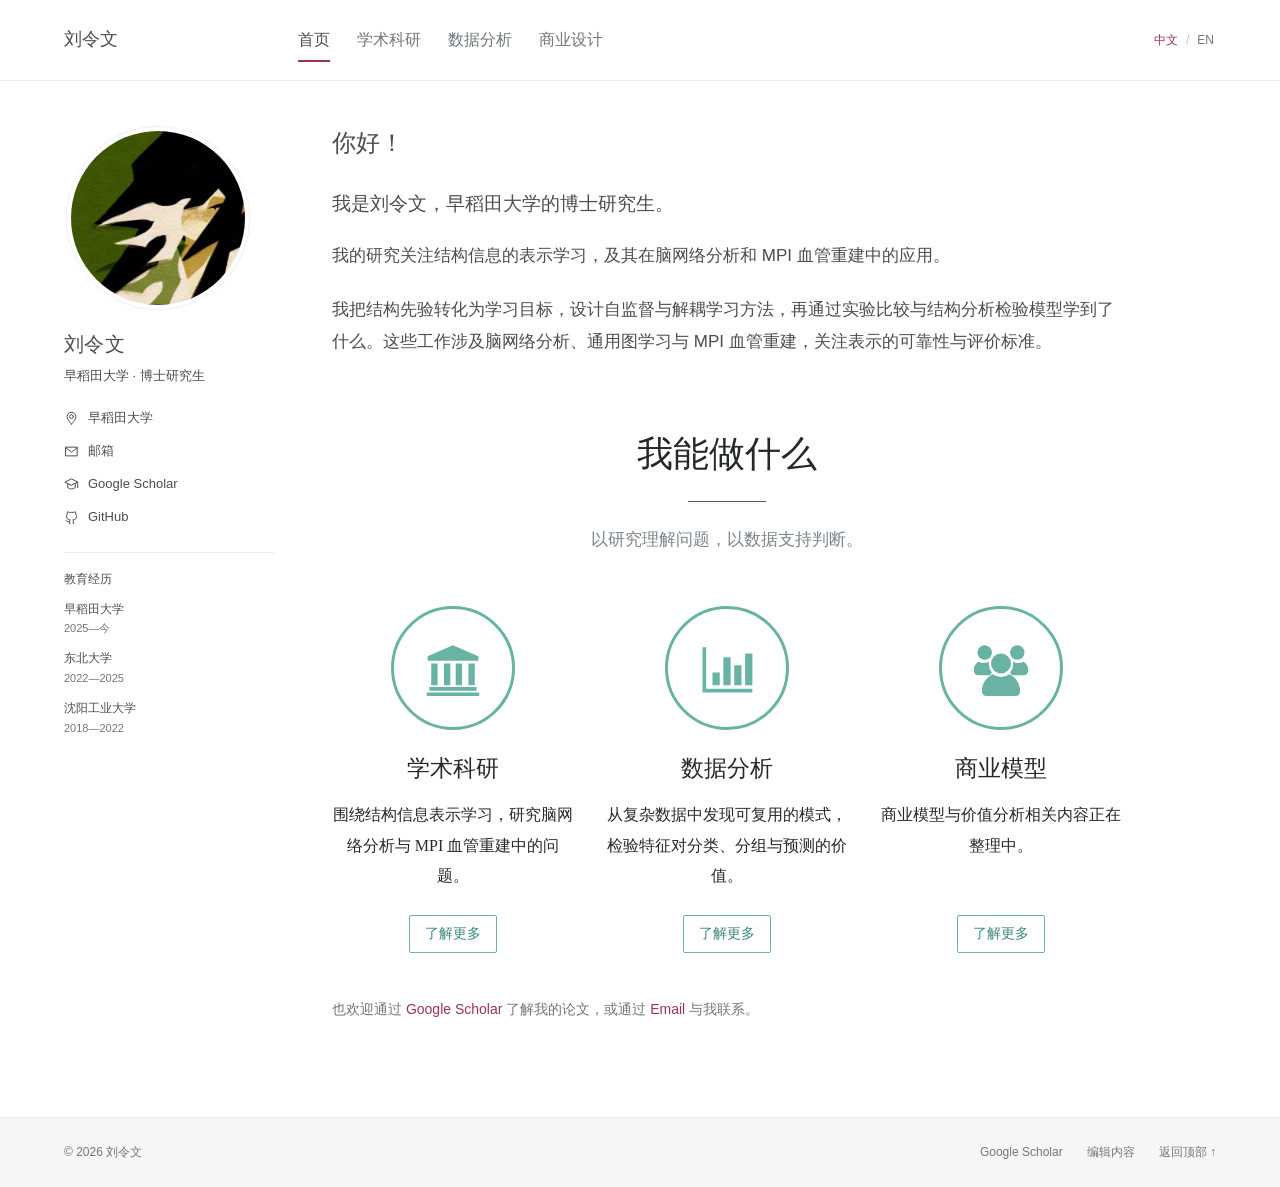
<file: index.html>
<!doctype html>
<html lang="zh-CN">
<head>
  <meta charset="utf-8">
  <meta name="viewport" content="width=device-width, initial-scale=1">
  <meta name="description" content="刘令文，早稻田大学博士研究生。结构信息表示学习、脑网络分析与 MPI 血管重建。">
  <meta name="theme-color" content="#ffffff">
  <title>刘令文 | 个人主页</title>
  <link rel="icon" href="data:image/svg+xml,%3Csvg xmlns='http://www.w3.org/2000/svg' viewBox='0 0 64 64'%3E%3Crect width='64' height='64' rx='12' fill='%239c354b'/%3E%3Ctext x='32' y='43' text-anchor='middle' fill='white' font-family='Georgia' font-size='33'%3EL%3C/text%3E%3C/svg%3E">
  <link rel="stylesheet" href="style.css?v=20261030-normal-context">
  <script defer src="content.js?v=20261030-merged-pubs"></script>
  <script defer src="site-core.js"></script>
  <script defer src="app.js?v=20261030-home-clean"></script>
</head>
<body>
  <a class="skip-link" id="skip-link" href="#main">跳转到正文</a>
  <header class="masthead">
    <div class="masthead-inner">
      <a class="site-name" id="site-name" href="#home">刘令文</a>
      <button class="menu-toggle" id="menu-toggle" type="button" aria-label="打开导航" aria-expanded="false" aria-controls="site-nav"><span></span><span></span><span></span></button>
      <nav class="site-nav" id="site-nav" aria-label="主导航">
        <a href="#home" data-page="home">首页</a>
        <a href="#research" data-page="research">学术科研</a>
        <a href="#data" data-page="data">数据分析</a>
        <a href="#business" data-page="business">商业设计</a>
      </nav>
      <div class="language-switch" role="group" aria-label="语言 / Language">
        <button type="button" data-lang="zh" aria-pressed="true">中文</button><span aria-hidden="true">/</span><button type="button" data-lang="en" aria-pressed="false">EN</button>
      </div>
    </div>
  </header>
  <div class="page-layout">
    <aside class="author-sidebar" id="author-sidebar" aria-label="个人信息">
      <a class="author-avatar" href="#home" id="portrait-link"><img id="profile-photo" src="selfphoto.jpg" alt="刘令文" width="176" height="176"></a>
      <div class="author-copy">
        <h2 class="author-name" id="profile-name">刘令文</h2>
        <p class="author-affiliation" id="profile-affiliation">早稻田大学 · 博士研究生</p>
        <ul class="author-links" id="profile-links"></ul>
      </div>
      <section class="sidebar-education" id="sidebar-education" aria-labelledby="sidebar-education-title"></section>
      <nav class="page-toc" id="page-toc" aria-label="本页目录" hidden></nav>
    </aside>
    <main id="main" class="page-content" tabindex="-1">
      <p>正在载入主页…</p>
      <noscript>请启用 JavaScript，以查看全部内容并切换语言。</noscript>
    </main>
  </div>
  <footer class="site-footer">
    <div class="footer-inner"><span id="footer-text">© 2026 刘令文</span><div class="footer-links"><a id="footer-scholar" href="https://scholar.google.com/citations?user=CKPYcu4AAAAJ&amp;hl=en&amp;oi=ao" target="_blank" rel="noopener noreferrer">Google Scholar</a><a id="edit-entry" href="edit.html">编辑内容</a><a id="back-top" href="#top">返回顶部 ↑</a></div></div>
  </footer>
  <dialog class="figure-dialog" id="figure-dialog" aria-labelledby="figure-title"><div class="figure-bar"><h2 id="figure-title"></h2><button id="figure-close" type="button" aria-label="关闭图片">×</button></div><figure><img id="figure-image" alt=""><figcaption id="figure-source"></figcaption></figure></dialog>
</body>
</html>
</file>
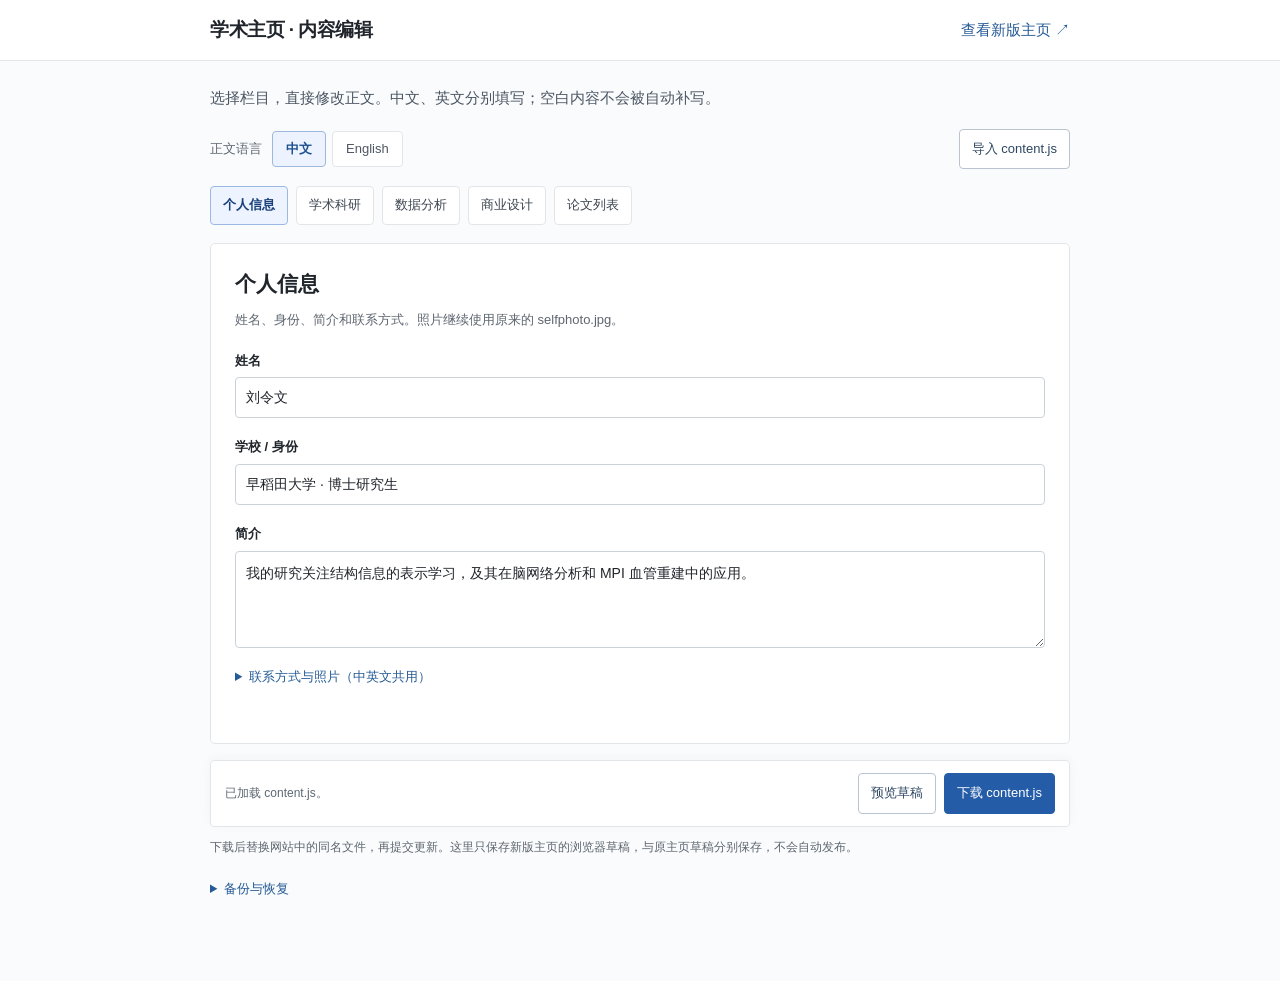
<file: edit.html>
<!doctype html>
<html lang="zh-CN">
<head>
  <meta charset="utf-8">
  <meta name="viewport" content="width=device-width, initial-scale=1">
  <meta name="robots" content="noindex, nofollow">
  <title>内容编辑 | 刘令文</title>
  <link rel="icon" href="data:,">
  <link rel="stylesheet" href="editor.css?v=20261030-academic">
  <script defer src="content.js?v=20261030-merged-pubs"></script>
  <script defer src="site-core.js?v=20261030-academic"></script>
  <script defer src="preview-template.js?v=20261030-home-clean"></script>
  <script defer src="editor.js?v=20261030-merged-pubs"></script>
</head>
<body class="editor-body">
<header class="editor-head"><div class="container">
  <h1 class="editor-brand">学术主页 · 内容编辑</h1>
  <a href="index.html" target="_blank" rel="noopener noreferrer">查看新版主页 ↗</a>
</div></header>
<main class="container editor-shell">
  <p class="editor-intro">选择栏目，直接修改正文。中文、英文分别填写；空白内容不会被自动补写。</p>
  <div class="editor-toolbar">
    <div class="editor-locale" role="group" aria-label="选择要编辑的语言">
      <span>正文语言</span>
      <button type="button" data-content-lang="zh" aria-pressed="true">中文</button>
      <button type="button" data-content-lang="en" aria-pressed="false">English</button>
    </div>
    <button type="button" class="btn" id="import-button">导入 content.js</button>
    <input type="file" id="import-file" accept=".js,.json,application/json,text/javascript" hidden>
  </div>
  <nav class="editor-switcher" aria-label="选择内容" id="editor-switcher">
    <button type="button" data-edit-tab="profile">个人信息</button>
    <button type="button" data-edit-tab="research">学术科研</button>
    <button type="button" data-edit-tab="data">数据分析</button>
    <button type="button" data-edit-tab="business">商业设计</button>
    <button type="button" data-edit-tab="publications">论文列表</button>
  </nav>
  <div class="edit-form" id="edit-form"></div>
  <div class="editor-actions">
    <span class="editor-status" id="editor-status" role="status">已加载 content.js。</span>
    <div class="editor-actions-right">
      <button type="button" class="btn" id="preview-button">预览草稿</button>
      <button type="button" class="btn btn-primary" id="download-button">下载 content.js</button>
    </div>
  </div>
  <p class="publish-note">下载后替换网站中的同名文件，再提交更新。这里只保存新版主页的浏览器草稿，与原主页草稿分别保存，不会自动发布。</p>
  <details class="editor-extra"><summary>备份与恢复</summary><div class="extra-tools">
    <button type="button" class="btn" id="reset-button">放弃草稿，重新读取文件</button>
    <button type="button" class="btn" id="notes-button">下载写作笔记</button>
  </div></details>
  <noscript>编辑器需要 JavaScript。请在浏览器中启用后重新打开。</noscript>
</main>
<dialog id="preview-dialog" aria-labelledby="preview-title">
  <div class="preview-bar"><h2 id="preview-title">草稿预览 · 尚未发布</h2><button type="button" class="btn" id="close-preview">关闭预览</button></div>
  <iframe id="preview-frame" title="当前编辑内容的主页预览"></iframe>
</dialog>
</body>
</html>
</file>
<file: style.css>
:root{--ink:#494e52;--muted:#71777c;--link:#9c354b;--rule:#ececed;--paper:#fff;--soft:#f6f6f6;--width:1200px;--sidebar:210px;--gap:58px;font-family:-apple-system,BlinkMacSystemFont,"Segoe UI","Helvetica Neue",Arial,"Noto Sans SC","PingFang SC","Microsoft YaHei",sans-serif;color:var(--ink);background:var(--paper);font-synthesis:none}
*{box-sizing:border-box}html{scroll-behavior:smooth;scroll-padding-top:100px}body{margin:0;font-size:17px;line-height:1.75;min-height:100vh;display:flex;flex-direction:column}button,input,textarea,select{font:inherit}button,a{-webkit-tap-highlight-color:transparent}a{color:var(--link);text-decoration:none;text-underline-offset:4px}a:hover{text-decoration:underline}button{cursor:pointer}button:disabled{cursor:default}a:focus-visible,button:focus-visible,summary:focus-visible{outline:2px solid var(--link);outline-offset:5px;border-radius:2px}[hidden]{display:none!important}img{max-width:100%}h1,h2,h3,h4,p,figure{margin:0}h1,h2,h3,h4{line-height:1.4;overflow-wrap:anywhere}p{margin-bottom:1.1em}ul,ol{padding-left:1.3em}strong{font-weight:650}.skip-link{position:fixed;z-index:20;top:-100px;left:16px;background:white;padding:8px 18px;border:1px solid var(--link)}.skip-link:focus{top:12px}
.masthead{border-bottom:1px solid var(--rule);background:rgba(255,255,255,.98);position:sticky;top:0;z-index:10}.masthead-inner{max-width:var(--width);margin:auto;min-height:80px;display:flex;align-items:center;gap:24px;padding:0 24px}.site-name{flex:0 0 var(--sidebar);color:var(--ink);font-size:18px;font-weight:700;white-space:nowrap}.site-nav{display:flex;align-items:stretch;gap:27px;min-height:80px}.site-nav a{color:var(--muted);font-size:16px;display:flex;align-items:center;position:relative;white-space:nowrap}.site-nav a:hover{text-decoration:none;color:var(--ink)}.site-nav a[aria-current=page]{color:var(--ink);font-weight:600}.site-nav a[aria-current=page]:after{content:"";position:absolute;bottom:18px;left:0;right:0;height:2px;background:var(--link)}.language-switch{margin-left:auto;display:flex;align-items:center;gap:6px;font-size:12px;white-space:nowrap;color:#c0c0c0}.language-switch button{border:0;background:none;padding:6px 2px;font-size:12px;color:var(--muted)}.language-switch button[aria-pressed=true]{color:var(--link);font-weight:700}.menu-toggle{display:none}
.page-layout{width:100%;max-width:var(--width);padding:45px 24px 80px;margin:0 auto;display:grid;grid-template-columns:var(--sidebar) minmax(0,1fr);gap:var(--gap);flex:1;align-items:start}.author-sidebar{position:sticky;top:124px;font-size:13px;line-height:1.6;max-height:calc(100vh - 150px);overflow:auto;scrollbar-width:thin}.author-avatar{display:block;width:184px;height:184px;border:1px solid #f0f0f0;border-radius:50%;padding:4px;margin:0 0 20px 2px}.author-avatar img{width:174px;height:174px;object-fit:cover;object-position:center 39%;border-radius:50%;display:block}.author-name{font-size:20px;margin-bottom:7px;letter-spacing:.015em}.author-affiliation{font-size:13px;max-width:190px;line-height:1.65;margin-bottom:22px}.author-links{list-style:none;padding:0;margin:0;display:flex;flex-direction:column;gap:12px}.author-links li{display:flex;align-items:flex-start;gap:9px}.author-links a,.author-links span{color:var(--ink)}.author-links a:hover{color:var(--link)}.icon{display:block;flex:0 0 15px;width:15px;height:15px;margin-top:3px;fill:none;stroke:currentColor;stroke-width:1.6;stroke-linecap:round;stroke-linejoin:round}.page-toc{border-top:1px solid var(--rule);margin-top:30px;padding-top:18px}.toc-heading{font-size:11px;font-weight:600;letter-spacing:.09em;color:var(--muted);margin-bottom:8px}.page-toc a{display:block;font-size:12px;color:var(--muted);padding:4px 0}.page-toc a:hover{color:var(--link)}
.page-content{min-width:0;max-width:790px;outline:none}.page-content p{overflow-wrap:anywhere}.greeting{font-size:24px;font-weight:650;margin:0 0 26px;letter-spacing:.01em}.home-intro{font-size:17px;line-height:1.9}.home-intro p{margin-bottom:22px}.home-intro .intro-lead{font-size:19px;line-height:1.9;margin-bottom:18px}.home-section{margin-top:38px}.section-heading{font-size:24px;font-weight:700;margin-bottom:17px;padding-bottom:10px;border-bottom:1px solid var(--rule)}.section-heading-row{display:flex;align-items:baseline;justify-content:space-between;gap:20px;border-bottom:1px solid var(--rule);padding-bottom:10px;margin-bottom:22px}.section-heading-row .section-heading{border:0;padding:0;margin:0}.small-link{font-size:12px;white-space:nowrap}.research-topics{list-style:none;padding:0;margin:0}.research-topics li{margin:10px 0;font-size:15px;line-height:1.85}.research-topics a{font-weight:600}.topic-description{color:var(--ink)}.featured-grid{display:grid;grid-template-columns:repeat(3,minmax(0,1fr));gap:22px}.featured-work{display:block;color:var(--ink);font-size:13px}.featured-work:hover{text-decoration:none}.featured-visual{height:130px;border:1px solid var(--rule);display:flex;align-items:center;justify-content:center;background:#fff;margin-bottom:11px;overflow:hidden}.featured-visual img{display:block;width:100%;height:100%;object-fit:contain;padding:7px;transition:transform .18s ease}.featured-work:hover .featured-visual img{transform:scale(1.025)}.featured-work h3{font-size:14px;line-height:1.65;font-weight:650}.featured-work:hover h3{color:var(--link)}.featured-work p{font-size:12px;line-height:1.6;color:var(--muted);margin:5px 0 0}.home-footnote{font-size:14px;margin-top:34px;color:var(--muted)}
.page-title{font-size:29px;font-weight:700;letter-spacing:-.015em;margin:0 0 26px;border-bottom:1px solid var(--rule);padding-bottom:15px}.page-deck{font-size:16px;line-height:1.85;margin-bottom:30px}.concept{font-size:21px;font-weight:650;margin-bottom:10px}.concept-statement{color:var(--muted);font-size:16px}.strength-list{font-size:14px;padding-left:19px;margin:18px 0 34px}.strength-list li{padding:3px 0}.institution{margin-top:40px}.institution-head{display:flex;align-items:baseline;gap:16px;border-bottom:1px solid var(--rule);padding-bottom:11px;margin-bottom:20px}.institution-head h2{font-size:21px}.institution-period{font-size:13px;color:var(--muted);margin-left:auto;white-space:nowrap}.research-group{margin-bottom:32px}.group-title{font-size:17px;margin:25px 0 12px}.group-description{font-size:14px;line-height:1.85;color:var(--muted)}.project-entry{padding:23px 0;border-bottom:1px solid var(--rule);display:grid;grid-template-columns:minmax(0,1fr) 205px;gap:10px 25px;scroll-margin-top:104px}.project-title{font-size:18px;font-weight:650;line-height:1.65;margin-bottom:6px}.project-citation{font-size:12px;margin-left:6px;vertical-align:super}.project-meta{font-size:12px;margin-bottom:10px;line-height:1.7;color:var(--muted)}.project-brief{font-size:15px;line-height:1.85;margin-bottom:9px}.project-result{font-size:13px;line-height:1.85;color:var(--muted);margin-bottom:0}.model-thumb{align-self:start;border:1px solid var(--rule);background:#fff;padding:8px;position:relative;line-height:0;border-radius:2px;margin-top:5px}.model-thumb img{width:100%;height:135px;object-fit:contain}.model-thumb:hover{border-color:#c6b3b8}.enlarge-mark{position:absolute;right:5px;bottom:3px;background:#fff;color:var(--muted);font-size:14px;line-height:1;padding:3px}.entry-details{grid-column:1/-1;font-size:14px}.entry-details summary{cursor:pointer;color:var(--link);font-size:13px;width:fit-content;padding:4px 0}.entry-details[open] summary{margin-bottom:10px}.full-project-text{line-height:1.95;max-width:720px}.full-project-text p:last-child{margin:0}.project-contribution{grid-column:1/-1;border-left:2px solid #e3d5d8;padding-left:15px;font-size:14px}.project-contribution h4{font-size:13px;margin-bottom:8px}.project-entry.without-image{grid-template-columns:1fr}.research-footer{font-size:14px;margin-top:28px}.publication-intro{font-size:14px;color:var(--muted);margin-top:-8px;margin-bottom:30px}.publication-year{font-size:21px;margin:30px 0 12px}.publication-list{list-style:none;padding:0;margin:0}.publication-item{padding:12px 0 23px;border-bottom:1px solid var(--rule);margin-bottom:10px}.publication-title{font-size:17px;font-weight:600;line-height:1.6;display:block;margin-bottom:6px}.publication-authors{font-size:14px;margin-bottom:5px;line-height:1.7}.publication-venue{font-size:13px;color:var(--muted);margin:0;line-height:1.8}.publication-number{font-size:12px;color:var(--muted);font-weight:400;white-space:nowrap;margin-right:5px}
.source-document{font-size:15px;line-height:2}.source-paragraph{margin:0 0 15px;white-space:pre-wrap;overflow-wrap:anywhere}.source-paragraph:empty{height:8px;margin-bottom:0}.source-paragraph.source-title{font-size:23px;font-weight:650;line-height:1.5;margin-bottom:22px}.source-paragraph.source-section{font-size:19px;font-weight:650;border-bottom:1px solid var(--rule);margin-top:25px;padding-bottom:9px}.source-paragraph.source-subheading{font-size:16px;font-weight:650;margin:24px 0 12px}.source-paragraph.source-reference{font-size:12px;color:var(--muted);line-height:1.8;margin-bottom:12px}.source-paragraph.source-note{font-size:13px;color:var(--muted);margin-bottom:7px}.source-project{padding:12px 0;border-bottom:1px solid var(--rule);margin-bottom:14px}.education-list{margin-top:15px}.education-entry{display:grid;grid-template-columns:135px 1fr;gap:25px;padding:25px 0;border-bottom:1px solid var(--rule)}.education-date{color:var(--muted);font-size:14px}.education-entry h2{font-size:20px;margin-bottom:9px}.education-entry p{font-size:15px;margin:0 0 6px}.education-focus{color:var(--muted)}.contact-section{margin-top:45px}.contact-section p{font-size:15px}.empty-state{color:var(--muted);font-size:16px;margin:26px 0}.site-footer{background:var(--soft);border-top:1px solid var(--rule);font-size:12px;color:var(--muted)}.footer-inner{max-width:var(--width);padding:24px;margin:0 auto;display:flex;justify-content:space-between;gap:20px;align-items:center}.footer-links{display:flex;gap:24px}.footer-links a{color:var(--muted)}
.figure-dialog{border:1px solid #ddd;border-radius:4px;max-width:1000px;width:92vw;padding:22px;color:var(--ink);max-height:90vh}.figure-dialog::backdrop{background:rgba(26,29,32,.68)}.figure-bar{display:flex;align-items:center;justify-content:space-between;gap:25px;margin-bottom:15px}.figure-bar h2{font-size:17px}.figure-bar button{border:0;background:none;color:var(--ink);font-size:28px;line-height:1;padding:2px 8px}.figure-dialog figure{margin:0}.figure-dialog img{max-height:67vh;object-fit:contain;display:block;margin:auto}.figure-dialog figcaption{font-size:12px;color:var(--muted);margin-top:16px;overflow-wrap:anywhere}
@media(min-width:1400px){:root{--width:1250px;--gap:65px}.masthead-inner{gap:31px}.site-nav{gap:31px}}
@media(max-width:1100px){:root{--sidebar:185px;--gap:34px}.masthead-inner{gap:16px}.site-nav{gap:17px}.site-nav a{font-size:14px}.site-name{font-size:17px}.project-entry{grid-template-columns:minmax(0,1fr) 170px}.model-thumb img{height:115px}.featured-visual{height:110px}}
@media(max-width:860px){:root{--sidebar:165px;--gap:26px}.masthead-inner{gap:15px;min-height:68px;flex-wrap:wrap}.site-name{flex:1}.language-switch{margin:0;order:2}.menu-toggle{display:flex;flex-direction:column;gap:4px;order:3;border:0;background:none;padding:10px}.menu-toggle span{width:20px;height:2px;background:var(--ink)}.site-nav{display:none;order:4;width:100%;min-height:0;gap:0;padding-bottom:14px;flex-wrap:wrap}.site-nav.is-open{display:flex}.site-nav a{padding:9px 18px 9px 0;min-height:40px}.site-nav a[aria-current=page]:after{bottom:4px;right:18px}.page-layout{padding-top:33px}.author-sidebar{top:99px}.author-avatar{width:150px;height:150px;margin-left:0}.author-avatar img{width:140px;height:140px}.author-name{font-size:18px}.author-affiliation{font-size:12px}.author-links{font-size:12px}.project-entry{grid-template-columns:1fr}.model-thumb{grid-row:2;width:225px}.model-thumb img{height:130px}.featured-grid{gap:14px}.featured-visual{height:95px}.home-intro{font-size:16px}.home-intro .intro-lead{font-size:17px}.section-heading{font-size:22px}}
@media(max-width:640px){html{scroll-padding-top:85px}.masthead-inner{padding:0 21px}.site-name{font-size:17px}.page-layout{display:block;padding:28px 22px 50px}.author-sidebar{position:static;display:flex;gap:19px;max-height:none;overflow:visible;margin-bottom:36px;padding-bottom:25px;border-bottom:1px solid var(--rule)}.author-avatar{flex:0 0 104px;width:104px;height:104px;margin:0;padding:3px}.author-avatar img{width:96px;height:96px}.author-name{font-size:19px;margin:0 0 4px}.author-affiliation{font-size:12px;max-width:240px;margin-bottom:10px}.author-links{gap:7px;flex-direction:row;flex-wrap:wrap;column-gap:13px;font-size:11px}.author-links li{gap:4px}.author-links .location-item{display:none}.author-links .icon{width:12px;height:12px;flex-basis:12px;margin-top:3px}.page-toc{display:none}.greeting{font-size:23px;margin-bottom:20px}.home-intro{font-size:15px}.home-intro .intro-lead{font-size:17px;line-height:1.9}.home-intro p{margin-bottom:19px}.home-section{margin-top:30px}.section-heading{font-size:21px}.section-heading-row{gap:12px}.research-topics li{font-size:14px;margin:12px 0}.featured-grid{grid-template-columns:1fr;gap:20px}.featured-work{display:grid;grid-template-columns:118px 1fr;gap:0 15px}.featured-visual{grid-row:1/3;margin:0;height:90px}.featured-work h3{font-size:14px;align-self:end}.featured-work p{font-size:12px}.home-footnote{font-size:13px}.page-title{font-size:26px;margin-bottom:22px}.concept{font-size:20px}.page-deck{font-size:15px}.institution-head h2{font-size:19px}.institution-period{font-size:12px}.project-title{font-size:17px}.project-entry{padding:22px 0}.model-thumb{width:100%;max-width:340px}.model-thumb img{height:160px}.publication-title{font-size:16px}.publication-authors{font-size:13px}.education-entry{grid-template-columns:1fr;gap:7px;padding:22px 0}.education-entry h2{font-size:19px}.footer-inner{padding:21px 22px;align-items:flex-start;flex-direction:column;gap:10px}.footer-links{gap:22px}.source-document{font-size:14px}.figure-dialog{padding:15px}.figure-bar h2{font-size:15px}}
@media(prefers-reduced-motion:reduce){html{scroll-behavior:auto}*{transition:none!important}}
@media print{.masthead,.site-footer,.page-toc,.entry-details summary,.menu-toggle,.language-switch{display:none!important}.page-layout{display:block;max-width:none;padding:0}.author-sidebar{position:static;max-height:none;border-bottom:1px solid #ddd;margin-bottom:24px;padding-bottom:16px;display:flex;gap:25px}.author-avatar{width:90px;height:90px}.author-avatar img{width:80px;height:80px}.author-affiliation{margin-bottom:8px}.author-links{flex-direction:row}.page-content{max-width:none}.project-entry,.publication-item,.education-entry{break-inside:avoid}a{color:inherit}.entry-details:not([open]){display:none}}

/* Three open columns, inspired by the supplied “How I can help” reference. */
.home-services{--service-color:#68b3a3;text-align:center;margin:62px 0 44px;padding-top:10px;color:#25292c}
.services-title{font-family:Georgia,"Noto Serif SC","Songti SC",serif;font-size:36px;font-weight:700;line-height:1.3;margin:0}
.services-title:after{content:"";display:block;width:78px;height:1px;background:#555b5e;margin:24px auto 23px}
.services-intro{font-family:Georgia,"Noto Serif SC","Songti SC",serif;font-size:17px;font-style:italic;line-height:1.8;color:#7c858b;max-width:570px;margin:0 auto 50px}
.services-grid{display:grid;grid-template-columns:repeat(3,minmax(0,1fr));gap:32px}
.service-item{display:flex;flex-direction:column;align-items:center;min-width:0}
.service-icon{width:124px;height:124px;border:3px solid var(--service-color);border-radius:50%;display:flex;align-items:center;justify-content:center;margin-bottom:22px}
.service-icon img{display:block;width:58px;height:58px}
.service-title{font-size:23px;line-height:1.4;font-weight:750;margin:0 0 16px}
.service-description{font-family:Georgia,"Noto Serif SC","Songti SC",serif;font-size:16px;line-height:1.9;margin:0 0 24px;overflow-wrap:normal}
.service-link{display:inline-block;border:1.5px solid var(--service-color);border-radius:2px;padding:6px 15px;color:#3d8879;font-size:14px;line-height:1.7;margin-top:auto;transition:background .15s,color .15s}
.service-link:hover{background:var(--service-color);color:#fff;text-decoration:none}
@media(max-width:1100px) and (min-width:861px){.services-grid{gap:22px}.service-title{font-size:21px}.service-description{font-size:15px}}
@media(max-width:860px) and (min-width:641px){.services-grid{gap:18px}.service-icon{width:100px;height:100px}.service-icon img{width:48px;height:48px}.service-title{font-size:19px}.service-description{font-size:14px}.service-link{padding:5px 11px;font-size:13px}}
@media(max-width:640px){.home-services{margin-top:44px}.services-title{font-size:30px}.services-title:after{margin:19px auto}.services-intro{font-size:16px;margin-bottom:34px}.services-grid{grid-template-columns:1fr;gap:42px}.service-icon{width:112px;height:112px;margin-bottom:18px}.service-icon img{width:54px;height:54px}.service-title{font-size:23px;margin-bottom:12px}.service-description{max-width:310px;font-size:16px;margin-bottom:19px}.service-link{font-size:15px;padding:7px 18px}}

/* Equal-weight project entries with the reference's slim blue accent. */
.project-entry,.source-project,.publication-item{position:relative;border:0;border-radius:0;background:transparent;padding:3px 0 8px 25px;margin:0 0 34px}
.project-entry::before,.source-project::before,.publication-item::before{content:"";position:absolute;left:0;top:0;bottom:3px;width:3px;border-radius:2px;background:linear-gradient(to bottom,#9fcaff 0%,#c9e1ff 64%,#edf5ff 100%);pointer-events:none}
.project-entry:last-child,.source-project:last-child,.publication-item:last-child{margin-bottom:0}
.project-entry .model-thumb{margin-top:0}
.publication-item{padding-top:1px;padding-bottom:6px}
.publication-list{margin-top:25px}
.source-project{line-height:1.95}

/* Education belongs to the profile rather than a separate page. */
.author-sidebar{max-height:none;overflow:visible}
.sidebar-education{border-top:1px solid var(--rule);margin-top:24px;padding-top:17px}
.sidebar-heading{font-size:12px;font-weight:650;line-height:1.5;color:var(--ink);margin:0 0 12px}
.sidebar-education-list{list-style:none;padding:0;margin:0}
.sidebar-education-list li{margin:0 0 12px;line-height:1.55}
.sidebar-education-list li:last-child{margin-bottom:0}
.education-school{display:block;font-size:12px;font-weight:500;overflow-wrap:anywhere}
.education-period{display:block;font-size:11px;color:var(--muted);margin-top:2px}
.sidebar-education+.page-toc{margin-top:23px;padding-top:16px}
@media screen and (min-width:641px) and (max-height:850px){.author-sidebar{position:static}}
@media(max-width:640px){
  .author-sidebar{display:grid;grid-template-columns:104px minmax(0,1fr);align-items:start;gap:19px;position:static;max-height:none;overflow:visible}
  .author-copy{min-width:0}
  .sidebar-education{grid-column:1/-1;margin-top:0;padding-top:15px;width:100%}
  .sidebar-heading{font-size:12px;margin-bottom:9px}
  .sidebar-education-list li{display:grid;grid-template-columns:minmax(0,1fr) auto;align-items:baseline;gap:12px;margin:0 0 8px}
  .education-school{font-size:12px}
  .education-period{font-size:11px;margin-top:0;white-space:nowrap}
  .project-entry,.source-project,.publication-item{padding:2px 0 7px 17px;margin-bottom:29px}
  .project-entry::before,.source-project::before,.publication-item::before{width:3px}
}
@media print{
  .author-sidebar{display:grid;grid-template-columns:90px 1fr;position:static}
  .sidebar-education{grid-column:1/-1}
  .project-entry,.source-project,.publication-item{break-inside:avoid}
  .project-entry::before,.source-project::before,.publication-item::before{print-color-adjust:exact;-webkit-print-color-adjust:exact}
}


.research-publications{margin-top:56px;scroll-margin-top:100px}
.research-publications>.section-heading{font-size:25px;margin-bottom:22px}
.research-publications>.publication-intro{margin:0 0 24px}
@media(max-width:640px){.research-publications{margin-top:42px;scroll-margin-top:85px}.research-publications>.section-heading{font-size:22px}}
</file>
<file: editor.css>
/* Minimal personal homepage — edit content in edit.html, not here. */
:root {
  --text: #20262e;
  --subtext: #606872;
  --link: #2358a8;
  --line: #e3e7eb;
  --soft: #f5f7f9;
  --width: 830px;
}
* { box-sizing: border-box; }
html { scroll-behavior: smooth; }
body { margin: 0; color: var(--text); background: white; font-family: -apple-system, BlinkMacSystemFont, "Segoe UI", "Noto Sans", Arial, sans-serif; font-size: 15px; line-height: 1.6; }
a { color: var(--link); text-decoration: none; }
a:hover { text-decoration: underline; }
a:focus-visible, button:focus-visible, input:focus-visible, textarea:focus-visible { outline: 2px solid var(--link); outline-offset: 3px; }
button, input, textarea { font: inherit; }
.container { width: min(calc(100% - 44px), var(--width)); margin: 0 auto; }
.skip-link { position: absolute; top: -100px; left: 20px; padding: 7px; background: white; z-index: 10; }
.skip-link:focus { top: 10px; }
.site-header { border-bottom: 1px solid var(--line); }
.header-inner { display: flex; flex-wrap: wrap; align-items: center; justify-content: space-between; gap: 10px 25px; padding: 14px 0; }
.site-name { font-size: 15px; font-weight: 700; letter-spacing: .1px; color: var(--text); }
.site-links, .profile-links { display: flex; flex-wrap: wrap; gap: 8px 18px; }
.site-links { font-size: 13px; }
.intro { display: grid; grid-template-columns: 104px 1fr; gap: 24px; align-items: start; padding: 40px 0 35px; border-bottom: 1px solid var(--line); }
.portrait { width: 104px; height: 104px; border: 1px solid var(--line); border-radius: 5px; overflow: hidden; display: flex; align-items: center; justify-content: center; background: #f1f3f5; color: #8c949e; font-size: 26px; font-weight: 600; }
.portrait img { width: 100%; height: 100%; object-fit: cover; }
h1 { font-size: 29px; margin: -4px 0 0; letter-spacing: -.5px; line-height: 1.35; }
.affiliation { color: var(--subtext); margin: 5px 0 10px; }
.bio { margin: 8px 0 9px; max-width: 650px; white-space: pre-line; }
.profile-links { margin: 12px 0 0; font-size: 13px; }
.focus { padding: 28px 0 54px; }
.section-heading { font-size: 19px; margin: 0 0 13px; font-weight: 700; }
.tabs { display: flex; gap: 0; overflow-x: auto; border-bottom: 1px solid var(--line); scrollbar-width: thin; }
.tab { flex-shrink: 0; padding: 10px 20px 11px; color: #626b76; font-weight: 500; font-size: 14px; border-bottom: 2px solid transparent; margin-bottom: -1px; white-space: nowrap; }
.tab:first-child { padding-left: 1px; margin-right: 20px; }
.tab + .tab { margin-right: 20px; }
.tab:hover { color: var(--text); text-decoration: none; }
.tab[aria-selected="true"] { color: var(--text); font-weight: 650; border-bottom-color: var(--link); }
.tab-panel { padding-top: 21px; }
.track-title { font-size: 22px; font-weight: 700; margin: 0 0 5px; line-height: 1.3; }
.track-description { margin: 0 0 16px; color: var(--subtext); }
.concept { margin: 0 0 17px; }
.concept-label { font-size: 12px; color: var(--subtext); margin-right: 6px; }
.concept-value { font-size: 14px; font-weight: 650; }
.method { padding: 13px 0 18px; border-top: 1px solid var(--line); border-bottom: 1px solid var(--line); }
.small-title { font-weight: 700; font-size: 14px; margin: 0 0 8px; }
.method-line { margin: 0; font-size: 14px; color: #414a54; }
.method-step { display: inline; }
.method-arrow { color: #8d96a0; padding: 0 9px; }
.work { padding-top: 22px; }
.item-list { margin: 0; padding: 0; list-style: none; }
.work-item { padding: 14px 0 15px; border-bottom: 1px solid var(--line); }
.work-item:first-child { padding-top: 5px; }
.item-title-row { display: flex; align-items: baseline; justify-content: space-between; flex-wrap: wrap; gap: 2px 12px; }
.item-title { font-size: 15px; margin: 0; font-weight: 650; line-height: 1.48; }
.item-year { font-size: 12px; color: var(--subtext); white-space: nowrap; }
.item-context { font-size: 12px; color: var(--subtext); margin: 2px 0 5px; }
.item-summary { margin: 5px 0 2px; font-size: 14px; }
.item-tools { font-size: 12.5px; margin: 4px 0 0; }
.item-link { font-size: 13px; display: inline-block; margin-top: 5px; }
.more { font-size: 13px; margin-top: 13px; padding: 3px 0; border: 0; color: var(--link); background: none; cursor: pointer; }
.more:hover { text-decoration: underline; }
details { margin-top: 10px; }
summary { cursor: pointer; color: var(--link); font-size: 13px; }
summary:hover { text-decoration: underline; }
.notes-text { white-space: pre-line; font-size: 13px; color: #434a55; padding: 6px 0 2px; line-height: 1.6; }
.papers { margin-top: 26px; }
.papers-intro { color: var(--subtext); font-size: 13px; margin: 0 0 10px; }
.pub-item { padding: 12px 0; border-bottom: 1px solid var(--line); }
.pub-title { font-size: 14px; font-weight: 650; margin: 0 0 2px; }
.pub-meta { font-size: 12px; color: var(--subtext); margin: 0; }
.pub-link { font-size: 12px; display: inline-block; margin-top: 4px; }
.empty-state { font-size: 14px; color: var(--subtext); padding: 8px 0; }
.footer { border-top: 1px solid var(--line); color: #747d87; display: flex; flex-wrap: wrap; justify-content: space-between; gap: 10px; padding-top: 16px; padding-bottom: 36px; font-size: 12px; }
.loading-note { padding: 24px 0; font-size: 13px; color: var(--subtext); }
/* Editing interface: a utilitarian writing form, intentionally separate from the public site */
.editor-body { background: #fafbfc; }
.editor-head { background: white; border-bottom: 1px solid var(--line); }
.editor-head .container { padding: 17px 0; display: flex; align-items: center; justify-content: space-between; gap: 14px; flex-wrap: wrap; }
.editor-brand { font-weight: 700; font-size: 19px; margin: 0; }
.editor-intro { max-width: 700px; margin: 24px 0 16px; color: #4b5663; }
.editor-shell { padding-bottom: 60px; }
.editor-switcher { display: flex; flex-wrap: wrap; gap: 8px; margin-bottom: 18px; }
.editor-switcher button { background: white; border: 1px solid var(--line); padding: 7px 12px; border-radius: 4px; cursor: pointer; font-size: 13px; color: #3d4651; }
.editor-switcher button[aria-pressed="true"] { background: #eef4ff; border-color: #9bb8e5; color: #173f79; font-weight: 650; }
.edit-form { border: 1px solid var(--line); background: white; border-radius: 5px; padding: 22px 24px; }
.edit-form h2 { margin: 0 0 6px; font-size: 21px; }
.form-help { font-size: 13px; color: var(--subtext); margin: 0 0 22px; }
.field { margin: 0 0 18px; }
.field label { display: block; font-weight: 600; font-size: 13px; margin-bottom: 5px; }
.field input, .field textarea { width: 100%; display: block; color: var(--text); border: 1px solid #cad2da; border-radius: 4px; padding: 9px 10px; background: #fff; font-size: 14px; line-height: 1.5; }
.field textarea { min-height: 78px; resize: vertical; }
.field-hint { font-size: 12px; margin-top: 3px; color: #7a8490; }
.form-subhead { margin: 29px 0 12px; font-size: 16px; border-top: 1px solid var(--line); padding-top: 18px; }
.editor-item { background: #f9fafb; border: 1px solid var(--line); padding: 13px 15px 6px; border-radius: 4px; margin: 10px 0; }
.editor-item-head { display: flex; justify-content: space-between; gap: 12px; align-items: center; margin-bottom: 12px; }
.editor-item-title { font-weight: 650; font-size: 13px; }
.btn { background: white; border: 1px solid #b9c4d0; border-radius: 4px; cursor: pointer; color: #2d4662; font-size: 13px; padding: 8px 12px; }
.btn:hover { background: #f0f4f7; }
.btn-primary { background: #245ca7; border-color: #245ca7; color: white; }
.btn-primary:hover { background: #1c4b89; }
.btn-delete { border-color: #ead4d4; color: #96433a; padding: 4px 8px; }
.btn-delete:hover { background: #fff4f4; }
.editor-actions { position: sticky; bottom: 0; display: flex; flex-wrap: wrap; justify-content: space-between; gap: 10px; align-items: center; background: rgba(255,255,255,.97); border: 1px solid var(--line); border-radius: 4px; padding: 12px 14px; margin-top: 16px; box-shadow: 0 -2px 12px rgba(33,45,58,.035); }
.editor-actions-right { display: flex; flex-wrap: wrap; gap: 8px; align-items: center; }
.editor-status { color: #5d6873; font-size: 12px; }
.editor-note { background: #fff; border-left: 3px solid #9fb7d5; padding: 11px 14px; margin: 16px 0; color: #465260; font-size: 13px; }
@media (max-width: 600px) {
  .container { width: min(calc(100% - 32px), var(--width)); }
  .intro { grid-template-columns: 78px 1fr; gap: 16px; padding: 28px 0; }
  .portrait { width: 78px; height: 78px; font-size: 20px; }
  h1 { font-size: 24px; }
  .tabs { justify-content: space-between; }
  .tab { margin-right: 0 !important; padding: 10px 9px 11px !important; font-size: 13px; }
  .method-arrow { padding: 0 4px; }
  .edit-form { padding: 16px; }
}
@media (prefers-reduced-motion: reduce) { html { scroll-behavior: auto; } }

/* Keep the editor scan-friendly: each project is closed until selected. */
.editor-item > summary { padding: 1px 0; font-size: 13px; font-weight: 650; color: var(--text); }
.editor-item > summary:hover { color: var(--link); text-decoration: none; }
.editor-item[open] > summary { margin-bottom: 13px; }
.editor-item button + button { margin-left: 5px; }
/* Tiny bilingual control: same understated personal-homepage visual language. */
.language-switch { display: inline-flex; align-items: center; gap: 8px; white-space: nowrap; color: #a2aab3; font-size: 13px; }
.language-switch button { background: transparent; border: 0; color: #7b8590; padding: 2px 3px; font-size: 13px; cursor: pointer; }
.language-switch button[aria-pressed="true"] { color: var(--text); font-weight: 700; }
.language-switch button:hover { color: var(--link); text-decoration: underline; }
.pub-original { font-size: 12px; line-height: 1.5; color: var(--subtext); margin: 1px 0 4px; }
@media(max-width:600px){ .language-switch { margin-left: auto; } }
/* Minimal editing controls for two translations */
.editor-toolbar { display:flex; align-items:center; justify-content:space-between; flex-wrap:wrap; gap: 10px; margin: 17px 0; }
.editor-locale { display:inline-flex; align-items:center; gap: 6px; font-size: 13px; }
.editor-locale span { color:var(--subtext); margin-right:4px; }
.editor-locale button { cursor:pointer; border:1px solid var(--line); background:#fff; color:#4f5864; padding:6px 13px; border-radius:4px; font-size:13px; }
.editor-locale button[aria-pressed="true"] { border-color:#9eb7dc; color:#1d4f91; background:#ecf3fe; font-weight:650; }
.edit-language-note { font-size:13px; padding: 8px 11px; background:var(--soft); color:#515d69; margin:5px 0 17px; }
.paper-original-hint { font-size:12px; color:var(--subtext); margin:-6px 0 13px; overflow-wrap:anywhere; }

/* V3: document-led, single-column academic writing. No cards or promotional hero. */
:root { --width: 860px; --text:#20252b; --subtext:#5e6670; --line:#e3e6e9; --link:#265b96; --soft:#f5f7f9; }
body { font-family: -apple-system,BlinkMacSystemFont,"Segoe UI",Roboto,"Helvetica Neue",Arial,"Noto Sans CJK SC","PingFang SC","Microsoft YaHei",sans-serif; font-size:15px; line-height:1.75; }
[hidden] { display:none !important; }
:focus-visible { outline:2px solid var(--link);outline-offset:4px; }
.container { width:min(calc(100% - 44px),var(--width)); }
.header-inner { padding:13px 0; }
.intro { padding:31px 0 28px;gap:23px;grid-template-columns:96px minmax(0,1fr); }
.portrait { width:96px;height:96px;position:relative;flex-shrink:0; }
.portrait img { position:absolute;inset:0; }
.bio { font-size:15px;margin:6px 0; }
.profile-links { margin-top:8px; }
.focus { padding-top:20px; }
.tabs { gap:25px;overflow-x:visible; }
.tab,.tab:first-child,.tab + .tab { margin:0;padding:9px 2px 11px; font-size:14px; }
.tab-panel { padding-top:25px; }
.research-intro { margin-bottom:25px; }
.research-intro > .track-title { margin-bottom:12px; }
.concept-title { font-size:24px;line-height:1.4;font-weight:650;margin:0 0 10px;letter-spacing:-.3px;overflow-wrap:anywhere; }
.research-intro > .track-title + .concept-title { font-size:19px;letter-spacing:0; }
.concept-statement { font-size:16px;line-height:1.8;margin:0 0 9px;font-weight:550; }
.concept-description { color:var(--subtext);font-size:14px;line-height:1.85;margin:0; }
.institution { margin-top:30px; }
.institution-heading { display:flex;flex-wrap:wrap;align-items:baseline;justify-content:space-between;gap:4px 18px;padding-bottom:9px;border-bottom:1px solid #cdd3d9;margin-bottom:15px; }
.institution-title { margin:0;font-size:20px;font-weight:650;line-height:1.5; }
.institution-period { font-size:13px;color:var(--subtext);white-space:nowrap; }
.research-group + .research-group { margin-top:30px; }
.group-title { margin:0 0 8px;font-size:17px;line-height:1.65;font-weight:650; }
.group-description { margin:0 0 20px;color:var(--subtext);font-size:14px;line-height:1.9; }
.project { padding:0 0 20px;margin:0 0 18px;border-bottom:1px solid var(--line); }
.project:last-child { margin-bottom:0;padding-bottom:6px;border-bottom:0; }
.project-takeaway { font-size:16px;line-height:1.8;font-weight:650;margin:0 0 8px;overflow-wrap:anywhere; }
.project-heading { display:flex;align-items:baseline;flex-wrap:wrap;gap:2px 14px;margin-bottom:6px; }
.project-title { font-size:16px;margin:0;font-weight:650;line-height:1.65;overflow-wrap:anywhere; }
.project-meta { color:var(--subtext);font-size:12px;line-height:1.7; }
.project-copy { margin:4px 0 0;line-height:1.95;white-space:pre-line;overflow-wrap:break-word;font-size:15px; }
.project-copy strong { font-weight:650;color:#161c23; }
.project-footer { display:flex;flex-wrap:wrap;align-items:baseline;gap:5px 20px;margin-top:6px;font-size:12px; }
.project-footer > a { white-space:nowrap; }
.paper-details { margin:0; }
.paper-details summary,.extra-notes summary { color:var(--subtext);font-size:12px; }
.paper-original { margin:5px 0;font-size:12px;color:var(--subtext);max-width:690px; }
.extra-notes { margin-top:4px; }
.publications { margin-top:35px;border-top:1px solid var(--line);padding-top:16px; }
.publications > summary { color:var(--text);font-size:14px;font-weight:600; }
.editor-entry { color:var(--subtext); }
.empty-state { padding:8px 0 40px; }
.steps { padding-left:22px;margin:0; }
:lang(en) .project-copy { line-height:1.8;font-size:14.5px; }
:lang(en) .group-title { font-size:16px; }
:lang(en) .concept-statement { font-size:15px; }
@media (max-width:600px) {
 .container {width:calc(100% - 32px);}
 .intro {grid-template-columns:64px minmax(0,1fr);gap:15px;padding:25px 0;}
 .portrait {width:64px;height:64px;font-size:21px;}
 h1 {font-size:24px;}
 .affiliation,.bio {font-size:13px;line-height:1.8;}
 .profile-links {gap:6px 14px;font-size:12px;}
 .tabs {gap:16px;justify-content:flex-start;}
 .tab,.tab:first-child,.tab + .tab {font-size:13px;padding:9px 0 11px !important;}
 .concept-title {font-size:21px;}
 .concept-statement {font-size:15px;}
 .concept-description {font-size:13px;}
 .institution-title {font-size:18px;}
 .group-title {font-size:16px;}
 .project-copy {font-size:14px;line-height:1.95;}
 .project-title {font-size:15px;}
 .project-takeaway {font-size:15px;}
 .project-meta {font-size:11.5px;}
 .project-heading {gap:1px 10px;}
 :lang(en) .tab {font-size:12px;}
 :lang(en) .tabs {gap:15px;}
}
@media(max-width:360px){ .container{width:calc(100% - 24px);} :lang(en) .tabs {gap:12px;} }
@media print {
 .site-header,.tabs,.footer,.project-footer,.publications,.extra-notes,.skip-link {display:none !important;}
 .container {width:100%;max-width:none;}
 .intro {padding:0 0 16px;}
 .focus {padding:0;}
 .project {break-inside:avoid;}
 .project-copy {font-size:11pt;}
 .institution-heading,.group-title {break-after:avoid;}
}
/* Writing tools are kept separate from the public reading layout. */
.editor-shell .form-help {margin-bottom:18px;}
.field select {width:100%;padding:9px 10px;border:1px solid #cad2da;border-radius:4px;background:#fff;font:inherit;font-size:14px;color:var(--text);}
.field textarea {line-height:1.85;}
.check-field {display:flex;align-items:center;gap:8px;font-size:13px;margin:9px 0 18px;color:var(--subtext);}
.check-field input {accent-color:var(--link);width:16px;height:16px;}
.writing-guide {background:#f7f8fa;border:1px solid var(--line);border-radius:4px;padding:11px 14px;margin:0 0 22px;}
.writing-guide > summary {font-size:13px;color:#515a64;}
.writing-guide ol {margin:14px 0 20px;padding-left:20px;line-height:1.8;font-size:13px;color:#5c6570;}
.writing-guide li+li {margin-top:6px;}
.form-details {margin:16px 0 20px;}
.form-details > summary {font-size:13px;margin-bottom:12px;}
.editor-item {padding:12px 15px;margin:10px 0;background:#fff;}
.editor-item[open] {background:#fafbfc;}
.editor-item > summary {overflow-wrap:anywhere;}
.editor-item .item-tools {display:flex;flex-wrap:wrap;gap:8px;margin:14px 0 4px;}
.editor-item button + button {margin-left:0;}
button:disabled {opacity:.45;cursor:not-allowed;}
.publish-note {font-size:12px;color:var(--subtext);margin:10px 0;}
.editor-extra {margin:20px 0;}
.extra-tools {display:flex;flex-wrap:wrap;gap:10px;margin-top:12px;}
#preview-dialog {padding:0;border:1px solid var(--line);border-radius:6px;width:min(1000px,calc(100vw - 32px));max-width:1000px;height:90vh;max-height:90vh;box-shadow:0 16px 90px #0002;}
#preview-dialog::backdrop {background:#1b26333b;}
.preview-bar {height:58px;display:flex;align-items:center;justify-content:space-between;gap:14px;border-bottom:1px solid var(--line);padding:10px 18px;}
.preview-bar h2 {font-size:14px;margin:0;}
#preview-frame {border:0;width:100%;height:calc(100% - 58px);display:block;background:white;}
@media(max-width:600px){.editor-switcher{gap:6px;}.editor-switcher button{padding:6px 9px;font-size:12px;}.editor-actions{padding:10px;}.editor-actions-right{gap:7px;}.preview-bar{padding:10px;}.preview-bar h2{font-size:12px;}}

/* Personal CV: identity in the margin, concise research work in the main column. */
body:not(.editor-body) { --width:1120px;--link:#596f93; }
.site-header { border-bottom:0; }
.header-inner { justify-content:flex-end;padding:16px 0 12px; }
.cv-layout { display:grid;grid-template-columns:224px minmax(0,1fr);column-gap:64px;align-items:start;padding-top:13px; }
.cv-layout .intro { display:block;position:relative;align-self:stretch;top:auto;padding:0 5px 4px 0;border:0; }
.cv-layout .intro-copy { height:100%; }
.cv-layout .portrait { width:100px;height:100px;margin-bottom:18px;border:0;border-radius:0; }
.cv-layout h1 { margin:0 0 10px;font-size:30px;line-height:1.2;letter-spacing:-.8px; }
.cv-layout .affiliation { margin:0 0 16px;font-size:13px;line-height:1.7; }
.cv-layout .bio { margin:0 0 20px;font-size:13px;line-height:1.9; }
.cv-layout .profile-links { display:flex;flex-direction:column;align-items:flex-start;gap:6px;margin:0;font-size:12px; }
.contact-email { overflow-wrap:anywhere; }
.profile-experience { margin-top:25px;padding:14px 12px 13px;border:1px solid #e1e5ed;border-radius:5px;background:#f7f8fb; }
.sidebar-heading { margin:0 0 12px;font-size:14px;line-height:1.5;font-weight:650;color:var(--text); }
.profile-experience > .sidebar-heading { margin-bottom:14px;padding-bottom:9px;border-bottom:1px solid #e2e7ef;font-size:16px;color:#36475f; }
#experience-list { position:relative; }
#experience-list::before { content:"";position:absolute;left:3px;top:9px;bottom:18px;width:1px;background:#d5deea; }
.experience-item { position:relative;margin:0;padding:0 0 16px 16px; }
.experience-item:last-child { padding-bottom:0; }
.experience-item::before { content:"";position:absolute;left:0;top:7px;width:7px;height:7px;border:1px solid #9baac1;border-radius:50%;background:#f7f8fb; }
.experience-item:first-child::before { background:var(--link);border-color:var(--link); }
.experience-name { display:block;font-size:13px;font-weight:600;line-height:1.7;color:#45546c; }
.experience-period { display:block;margin-top:2px;font-size:11px;line-height:1.6;font-variant-numeric:tabular-nums;color:#7c8595; }
.page-toc { position:sticky;top:24px;max-height:calc(100vh - 48px);overflow-y:auto;scrollbar-width:thin;scrollbar-color:#d3dbe7 transparent;margin-top:26px;padding-top:20px;border-top:1px solid var(--line); }
.toc-list,.toc-projects { margin:0;padding:0;list-style:none; }
.toc-list > li + li { margin-top:3px; }
.toc-link { display:block;padding:5px 10px;border-left:2px solid transparent;color:var(--subtext);font-size:12px;line-height:1.5;border-radius:0 3px 3px 0;overflow-wrap:anywhere; }
.toc-link:hover { color:var(--link);background:#f6f8fb;text-decoration:none; }
.toc-link[aria-current="location"] { color:var(--link);background:#edf1f8;border-left-color:var(--link);font-weight:650; }
.toc-projects { margin:2px 0 8px 11px;padding-left:9px;border-left:1px solid #e1e5ed; }
.toc-school { padding:9px 10px 3px;color:#7e8796;font-size:10px;line-height:1.5; }
.toc-project .toc-link { font-size:11px;padding-top:4px;padding-bottom:4px; }
.toc-project .toc-link { display:-webkit-box;-webkit-box-orient:vertical;-webkit-line-clamp:2;overflow:hidden; }
.cv-layout .focus { padding:0 0 42px;min-width:0; }
.cv-layout .tabs { gap:28px; }
.cv-layout .tab,.cv-layout .tab:first-child,.cv-layout .tab + .tab { font-size:13px;padding:0 0 11px; }
.cv-layout .tab-panel { padding-top:23px; }
.research-overview { margin:0;padding:0;border:1px solid #dee4ee;border-radius:6px;background:#fff; }
.idea-panel { padding:22px 24px;background:#f3f5fa;border-bottom:1px solid #e0e5ef;border-radius:5px 5px 0 0; }
.idea-panel .concept-title { margin:0 0 14px;color:#405779;font-family:Georgia,"Times New Roman",serif;font-size:32px;font-weight:400;line-height:1.3;letter-spacing:-.55px; }
.idea-panel .concept-statement { margin:0;max-width:64ch;font-size:15px;line-height:1.85;font-weight:400;color:#556176; }
.idea-panel .concept-description { margin:12px 0 0;font-size:14px;line-height:1.9;color:var(--subtext); }
.research-strengths { margin:0;padding:20px 24px 23px; }
.cv-section-label { display:flex;align-items:center;gap:11px;margin:0 0 16px;font-size:21px;line-height:1.45;letter-spacing:-.25px;font-weight:650;color:#36475f; }
.cv-section-label::before { content:"";width:22px;height:2px;flex-shrink:0;background:var(--link); }
.section-count { color:#8892a2;font-size:13px;font-weight:400;letter-spacing:0; }
.idea-panel,.research-strengths,.research-projects,.institution-block,.publications { scroll-margin-top:24px; }
.capability-list { display:grid;grid-template-columns:repeat(3,minmax(0,1fr));gap:18px;margin:0;padding:0;list-style:none; }
.capability-list li { min-width:0;padding-left:18px;border-left:1px solid #e4e8f0; }
.capability-list li:first-child { padding-left:0;border-left:0; }
.capability-list li+li { margin-top:0; }
.capability-icon { display:block;width:24px;height:24px;margin:0 0 10px; }
.capability-name { margin:0 0 5px;font-size:13.5px;line-height:1.6;font-weight:650;color:#455873; }
.capability-description { margin:0;font-size:12.5px;line-height:1.85;color:#6e7889; }
.selected-works { margin:24px 0 0; }
.selected-works > .cv-section-label { margin-bottom:0; }
.selected-project { display:grid;grid-template-columns:minmax(0,1fr) 156px;column-gap:24px;row-gap:0;align-items:start;padding:24px 0;border-bottom:1px solid var(--line); }
.project-visual { width:76px;height:68px;object-fit:contain;background:#f5f7fb;border-radius:6px; }
.selected-copy { grid-column:1;grid-row:1;min-width:0;align-self:start; }
.selected-project:last-child { border-bottom:0; }
.selected-heading { display:block; }
.selected-title { min-width:0;margin:0;font-size:16px;font-weight:650;line-height:1.6; }
.selected-meta { display:flex;flex-wrap:wrap;align-items:baseline;gap:3px 9px;margin-top:5px;color:var(--subtext);font-size:12px;line-height:1.8; }
.selected-meta a { color:var(--subtext); }
.project-model { font-weight:400;color:var(--subtext); }
.project-citation { display:inline-block;vertical-align:baseline;margin-left:8px;font-size:12px;font-weight:500;color:var(--link);white-space:nowrap; }
.reference-pending { display:inline-block;margin-left:9px;font-size:10.5px;font-weight:400;color:#8f97a5; }
.selected-brief,.selected-result { margin:9px 0 0;font-size:13px;line-height:1.9;font-weight:400;color:#444d5c; }
.selected-links { display:flex;gap:15px;margin-top:3px;font-size:11px; }
.research-projects { margin-top:32px; }
.institution-block + .institution-block { margin-top:30px;padding-top:25px;border-top:2px solid #cfd8e7; }
.institution-label { display:flex;flex-wrap:wrap;align-items:baseline;justify-content:space-between;gap:4px 14px;padding:10px 13px;background:#f1f4f9;border-radius:3px; }
.institution-name { margin:0;font-size:17px;font-weight:650;line-height:1.6; }
.institution-dates { font-size:12px;color:var(--subtext); }
.project-group { padding:0 12px; }
.project-group + .project-group { margin-top:25px; }
.project-group-title { margin:18px 0 6px;font-size:14px;line-height:1.8;font-weight:600; }
.group-overview { margin:0 0 3px; }
.group-overview > summary { font-size:11px;color:var(--subtext); }
.group-overview .group-description { margin:8px 0 15px;font-size:13px;line-height:1.9; }
.project-entry { scroll-margin-top:20px; }
.project-entry.without-image { grid-template-columns:minmax(0,1fr); }
.model-thumb { grid-column:2;grid-row:1;align-self:start;position:relative;display:block;width:156px;height:112px;padding:5px;border:1px solid #dee4ee;border-radius:3px;background:white;cursor:zoom-in; }
.model-thumb:hover { border-color:var(--link); }
.model-thumb .project-visual { display:block;width:100%;height:100%;object-fit:contain;background:white;border-radius:0; }
.model-enlarge { position:absolute;bottom:0;right:3px;color:var(--link);font-size:13px;line-height:17px;background:white; }
.entry-details { grid-column:1/-1;margin:14px 0 0; }
.entry-details > summary { width:max-content;font-size:13px;line-height:1.9;color:var(--link); }
.entry-details[open] > summary { font-weight:600; }
.full-project-text { max-width:78ch;margin:15px 0 3px;padding:0 0 0 16px;border-left:2px solid #e0e5ef; }
.project-contribution { grid-column:1/-1;margin-top:22px;padding-top:16px;border-top:1px solid #e3e7ed; }
.project-contribution.is-placeholder { min-height:64px; }
.contribution-heading { display:flex;flex-wrap:wrap;align-items:baseline;justify-content:space-between;gap:5px 12px; }
.contribution-label { margin:0;font-size:13px;line-height:1.9;font-weight:600;color:#444d5c; }
.contribution-status { color:#7c8695;font-size:13px;line-height:1.9; }
.contribution-role,.contribution-copy { margin:8px 0 0;font-size:13px;line-height:1.9;white-space:pre-line; }
.full-project-text .project-copy { font-size:13px;line-height:1.9;font-weight:400;color:#444d5c;margin:0 0 14px; }
.full-project-text .project-copy:last-child { margin-bottom:0; }
.project-entry .notes-text { font-size:13px;line-height:1.9; }
.project-entry.without-image .selected-copy { grid-column:1/-1; }
.model-dialog { width:min(1200px,calc(100vw - 32px));max-width:1200px;max-height:92vh;padding:0;border:1px solid #d2dbe8;border-radius:5px; }
.model-dialog::backdrop { background:#1c253699; }
.model-bar { display:flex;align-items:center;justify-content:space-between;gap:15px;padding:10px 16px;border-bottom:1px solid var(--line); }
.model-title { margin:0;font-size:14px;line-height:1.7;font-weight:600; }
.model-close { border:0;background:none;color:var(--subtext);font-size:26px;line-height:1;cursor:pointer;padding:3px 6px; }
.model-dialog figure { margin:0;padding:15px; }
.model-full-image { display:block;width:100%;max-height:72vh;object-fit:contain; }
.model-source { margin-top:12px;font-size:11px;line-height:1.8;color:var(--subtext);overflow-wrap:anywhere; }
.research-archive { margin-top:24px;padding-top:16px;border-top:1px solid var(--line); }
.research-archive > summary,.cv-layout .publications > summary { font-size:12px;font-weight:500;color:var(--subtext); }
.archive-content { padding-top:22px; }
.archive-intro { margin:0 0 30px;font-size:14px;line-height:1.9;color:var(--subtext); }
.research-line { margin-bottom:34px;scroll-margin-top:25px; }
.research-line:last-child { margin-bottom:0; }
.research-line-title { margin:0;font-size:18px;line-height:1.7;font-weight:600; }
.research-line-meta { margin:4px 0 17px;font-size:12px;color:var(--subtext); }
.research-line .group-description { margin-bottom:24px;font-size:14px;line-height:1.9; }
.research-line-projects { margin-left:14px; }
.research-line .project { padding-bottom:0;margin-bottom:26px;border-bottom:0;scroll-margin-top:25px; }
.research-line .project:last-child { margin-bottom:0; }
.research-line .project-takeaway { margin-bottom:9px;font-size:15px;line-height:1.85;font-weight:600; }
.research-line .project-title { font-size:15px;font-weight:600; }
.project-evidence { margin-top:7px;padding-left:12px; }
.project-evidence .project-heading { gap:3px 10px;margin-bottom:4px; }
.project-evidence .project-title { font-size:13px;font-weight:500;color:var(--subtext); }
.project-evidence .project-meta { font-size:11.5px; }
.project-evidence .project-copy { font-size:14px;line-height:1.95;color:#3d454e; }
.cv-layout .publications { margin-top:35px;padding-top:28px;border-top:1px solid #cfd8e7; }
.publications > .cv-section-label { margin-bottom:20px; }
.citation-list { margin:0;padding:0;list-style:none;counter-reset:publication; }
.publications .pub-item { position:relative;counter-increment:publication;margin:0 0 15px;padding:0 0 0 30px;border:0;font-size:13px;line-height:1.85;overflow-wrap:anywhere; }
.publications .pub-item::before { content:"[" counter(publication) "]";position:absolute;left:0;top:0;color:#7e8796;font-size:12px;font-variant-numeric:tabular-nums; }
.publications .pub-item:last-child { margin-bottom:0; }
.publications .pub-item { scroll-margin-top:32px; }
.publications .pub-item:target { background:#f1f4fa;outline:7px solid #f1f4fa;border-radius:2px; }
.citation-title { font-weight:500; }
.citation-venue { color:#6b7586; }
.citation-year { white-space:nowrap; }
body:not(.editor-body) .footer { margin-top:0;border-top:0;padding-top:0;padding-bottom:22px;font-size:11px; }
:lang(en) .idea-panel .concept-statement { font-size:15px; }
:lang(en) .capability-list { font-size:12.5px; }
:lang(en) .project-evidence .project-copy { font-size:14px;line-height:1.85; }
@media (min-width:561px) and (max-width:1020px) {
 .cv-layout { grid-template-columns:162px minmax(0,1fr);column-gap:30px; }
 .cv-layout h1 { font-size:25px; }
 .cv-layout .bio { font-size:12px; }
 .cv-layout .contact-email { font-size:11px; }
 .idea-panel .concept-title { font-size:28px; }
 .idea-panel { padding:18px 18px 20px; }
 .research-strengths { padding:18px; }
 .capability-list { gap:12px; }
 .capability-list li { padding-left:12px; }
 .capability-name { font-size:13px; }
 .capability-description { font-size:12px; }
 .selected-heading { flex-wrap:wrap;gap:2px 12px; }
 .selected-project { grid-template-columns:minmax(0,1fr) 104px;column-gap:18px; }
 .model-thumb { width:104px;height:84px;padding:4px; }
 .project-visual { width:58px;height:58px; }
}
@media(max-width:560px) {
 .cv-layout { display:block;padding-top:6px; }
 .cv-layout .intro { position:static;padding:0;margin-bottom:24px; }
 .cv-layout .intro-copy { height:auto; }
 .cv-layout h1 { font-size:28px;margin-bottom:5px; }
 .cv-layout .affiliation { margin-bottom:8px; }
 .cv-layout .bio { max-width:500px;margin-bottom:10px;line-height:1.8; }
 .cv-layout .portrait { float:right;width:64px;height:64px;margin:0 0 12px 18px; }
 .cv-layout .profile-links { flex-direction:row;flex-wrap:wrap;gap:3px 15px; }
 .cv-layout .profile-links .contact-email { flex-basis:100%; }
 .profile-experience { margin-top:19px;padding:12px; }
 .sidebar-heading { font-size:13px;margin-bottom:9px; }
 .profile-experience > .sidebar-heading { font-size:15px;margin-bottom:12px;padding-bottom:8px; }
 #experience-list { display:grid;grid-template-columns:repeat(3,minmax(0,1fr));gap:12px; }
 #experience-list::before { left:3px;right:3px;top:3px;bottom:auto;width:auto;height:1px; }
 .experience-item,.experience-item:last-child { display:flex;flex-direction:column;padding:14px 0 0; }
 .experience-item::before { top:0; }
 .experience-name { flex:1;font-size:11px;line-height:1.6; }
 .experience-period { font-size:10px; }
 .page-toc { position:static;max-height:none;overflow:visible;margin-top:18px;padding-top:13px; }
 .page-toc .sidebar-heading { margin-bottom:7px; }
 .toc-list { display:flex;align-items:stretch;gap:3px;overflow-x:auto;padding-bottom:7px;scrollbar-width:thin; }
 .toc-list > li { display:flex;align-items:center;flex-shrink:0; }
 .toc-list > li + li { margin-top:0; }
 .toc-link { white-space:nowrap;border-left:0;border-bottom:2px solid transparent;border-radius:3px 3px 0 0;font-size:11px;padding:6px 10px; }
 .toc-link[aria-current="location"] { border-bottom-color:var(--link); }
 .toc-projects { display:flex;align-items:center;margin:0 0 0 4px;padding:0;border:0; }
 .toc-projects .toc-school { display:none; }
 .toc-project .toc-link { display:block;overflow:visible;padding:6px 10px; }
 .cv-layout .tabs { gap:23px; }
 .cv-layout .tab,.cv-layout .tab:first-child,.cv-layout .tab + .tab { font-size:13px;padding:0 0 10px !important; }
 .cv-layout .tab-panel { padding-top:19px; }
 .idea-panel { padding:17px 15px 19px; }
 .idea-panel .concept-title { font-size:26px; }
 .idea-panel .concept-statement { font-size:14px; }
 .research-strengths { padding:17px 15px 19px; }
 .cv-section-label { font-size:20px;margin-bottom:14px;gap:10px; }
 .cv-section-label::before { width:18px; }
 .research-projects { margin-top:27px; }
 .capability-list { gap:10px; }
 .capability-list li { padding-left:10px; }
 .capability-list li+li { margin-top:0; }
 .capability-icon { width:22px;height:22px; }
 .capability-name { font-size:12px; }
 .capability-description { font-size:11.5px;line-height:1.8; }
 .selected-heading { flex-wrap:wrap;gap:2px 12px; }
 .selected-title { font-size:15px; }
 .selected-meta { font-size:12px; }
 .selected-project { grid-template-columns:minmax(0,1fr) 84px;column-gap:14px;padding:22px 0; }
 .full-project-text { padding-left:12px; }
 .model-thumb { width:84px;height:74px;padding:3px; }
 .project-contribution { margin-top:20px;padding-top:14px; }
 .project-group { padding:0 7px; }
 .institution-label { padding:9px 10px; }
 .institution-name { font-size:16px; }
 .project-group-title { font-size:13px; }
 .institution-block + .institution-block { margin-top:25px;padding-top:20px; }
 .model-dialog figure { padding:10px; }
 .project-visual { width:56px;height:56px; }
 .research-line-title { font-size:17px; }
 .research-line .group-description { font-size:13px; }
 .research-line-projects { margin-left:8px; }
 .research-line .project-takeaway { font-size:14px; }
 .project-evidence { padding-left:8px; }
 .project-evidence .project-copy,:lang(en) .project-evidence .project-copy { font-size:13px; }
 .publications .pub-item { font-size:12px;line-height:1.85;padding-left:26px;margin-bottom:14px; }
 .publications .pub-item::before { font-size:11px; }
}
@media print {
 .cv-layout { grid-template-columns:190px minmax(0,1fr);gap:30px; }
 .cv-layout .intro { position:static;align-self:start; }
 .cv-layout .intro-copy { height:auto; }
 .page-toc { display:none; }
 .cv-layout .publications { display:block !important; }
 .publications .pub-item { break-inside:avoid; }
 .research-line-heading { break-after:avoid; }
 .project-evidence .project-copy { font-size:11pt; }
 .selected-project { break-inside:avoid; }
}
@media(prefers-reduced-motion:reduce) { html { scroll-behavior:auto; } }

/* The DS document keeps its original paragraphs and inline emphasis. */
.docx-original .source-paragraph { margin:0 0 12px;font-size:14px;line-height:1.9;white-space:pre-wrap;overflow-wrap:anywhere;scroll-margin-top:24px; }
.docx-original .source-paragraph strong { font-weight:650; }
@media(max-width:560px){ .docx-original .source-paragraph { font-size:13px; } }
</file>
